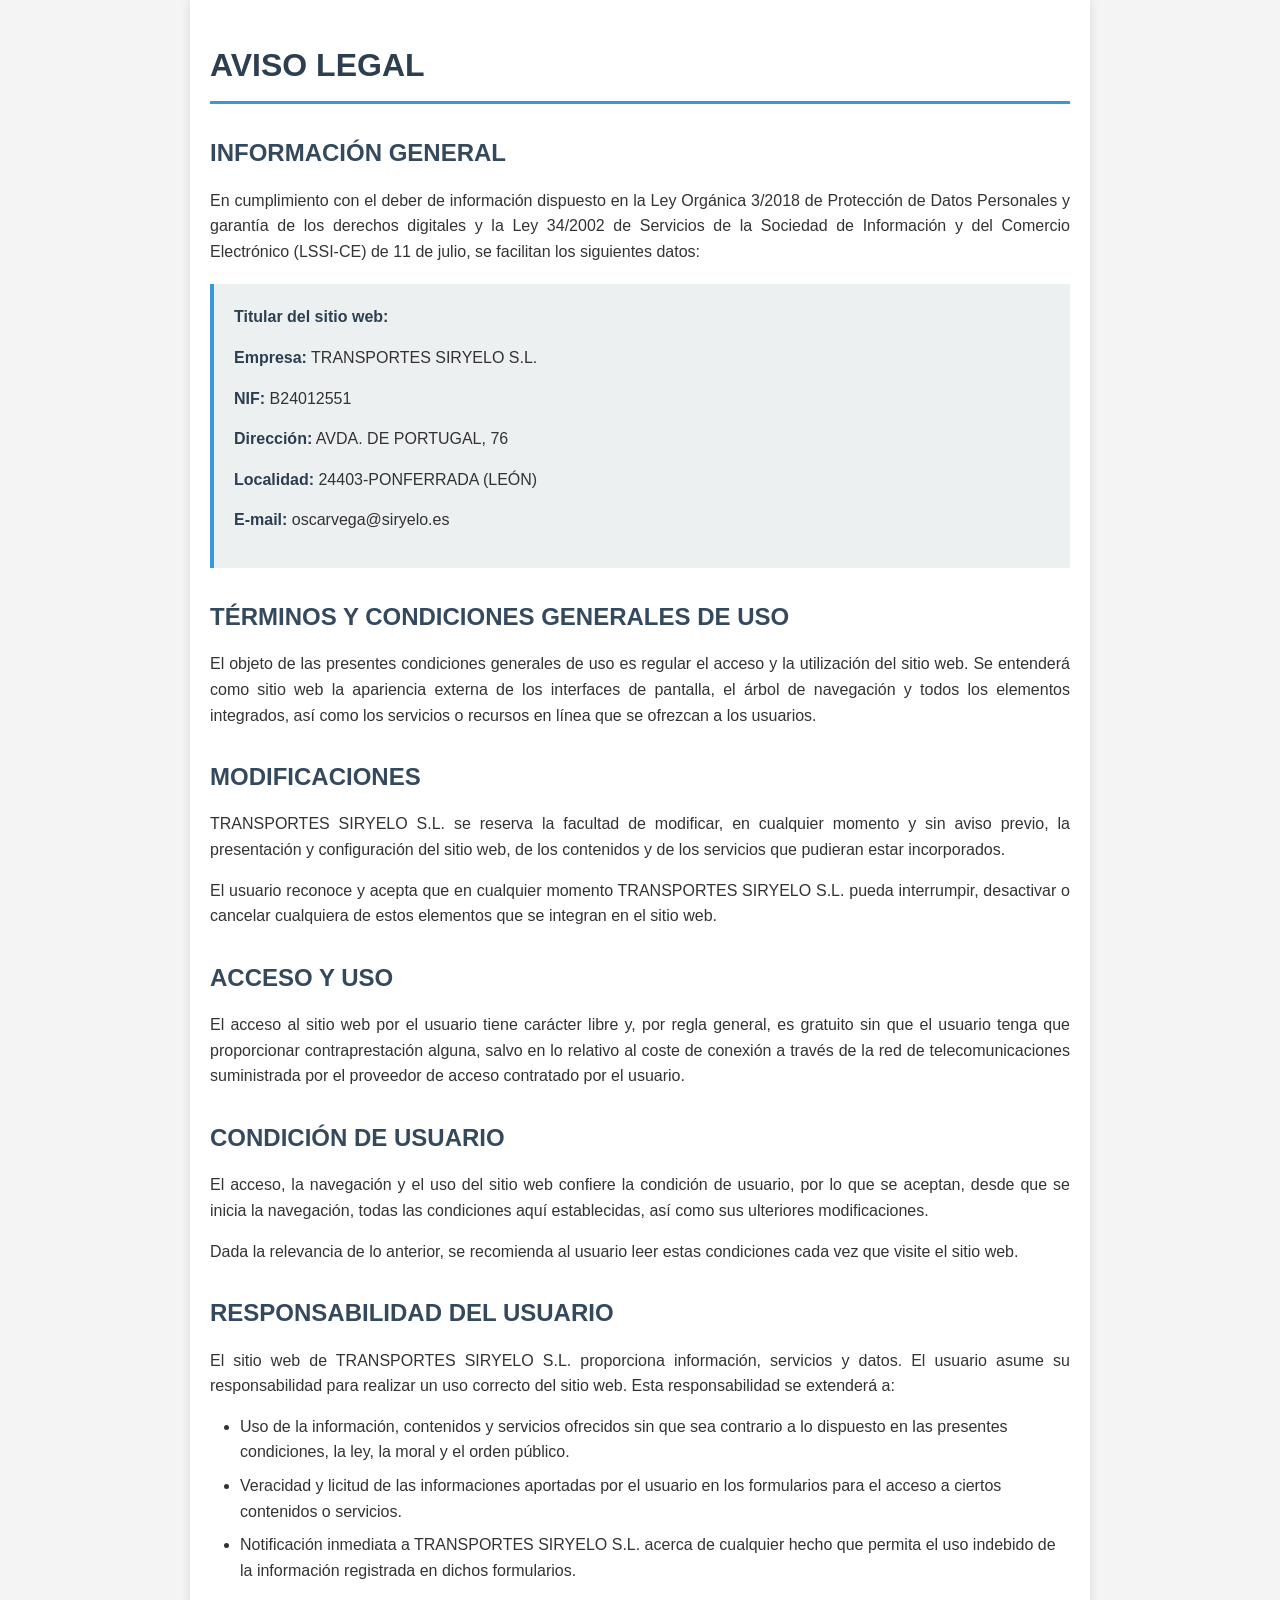
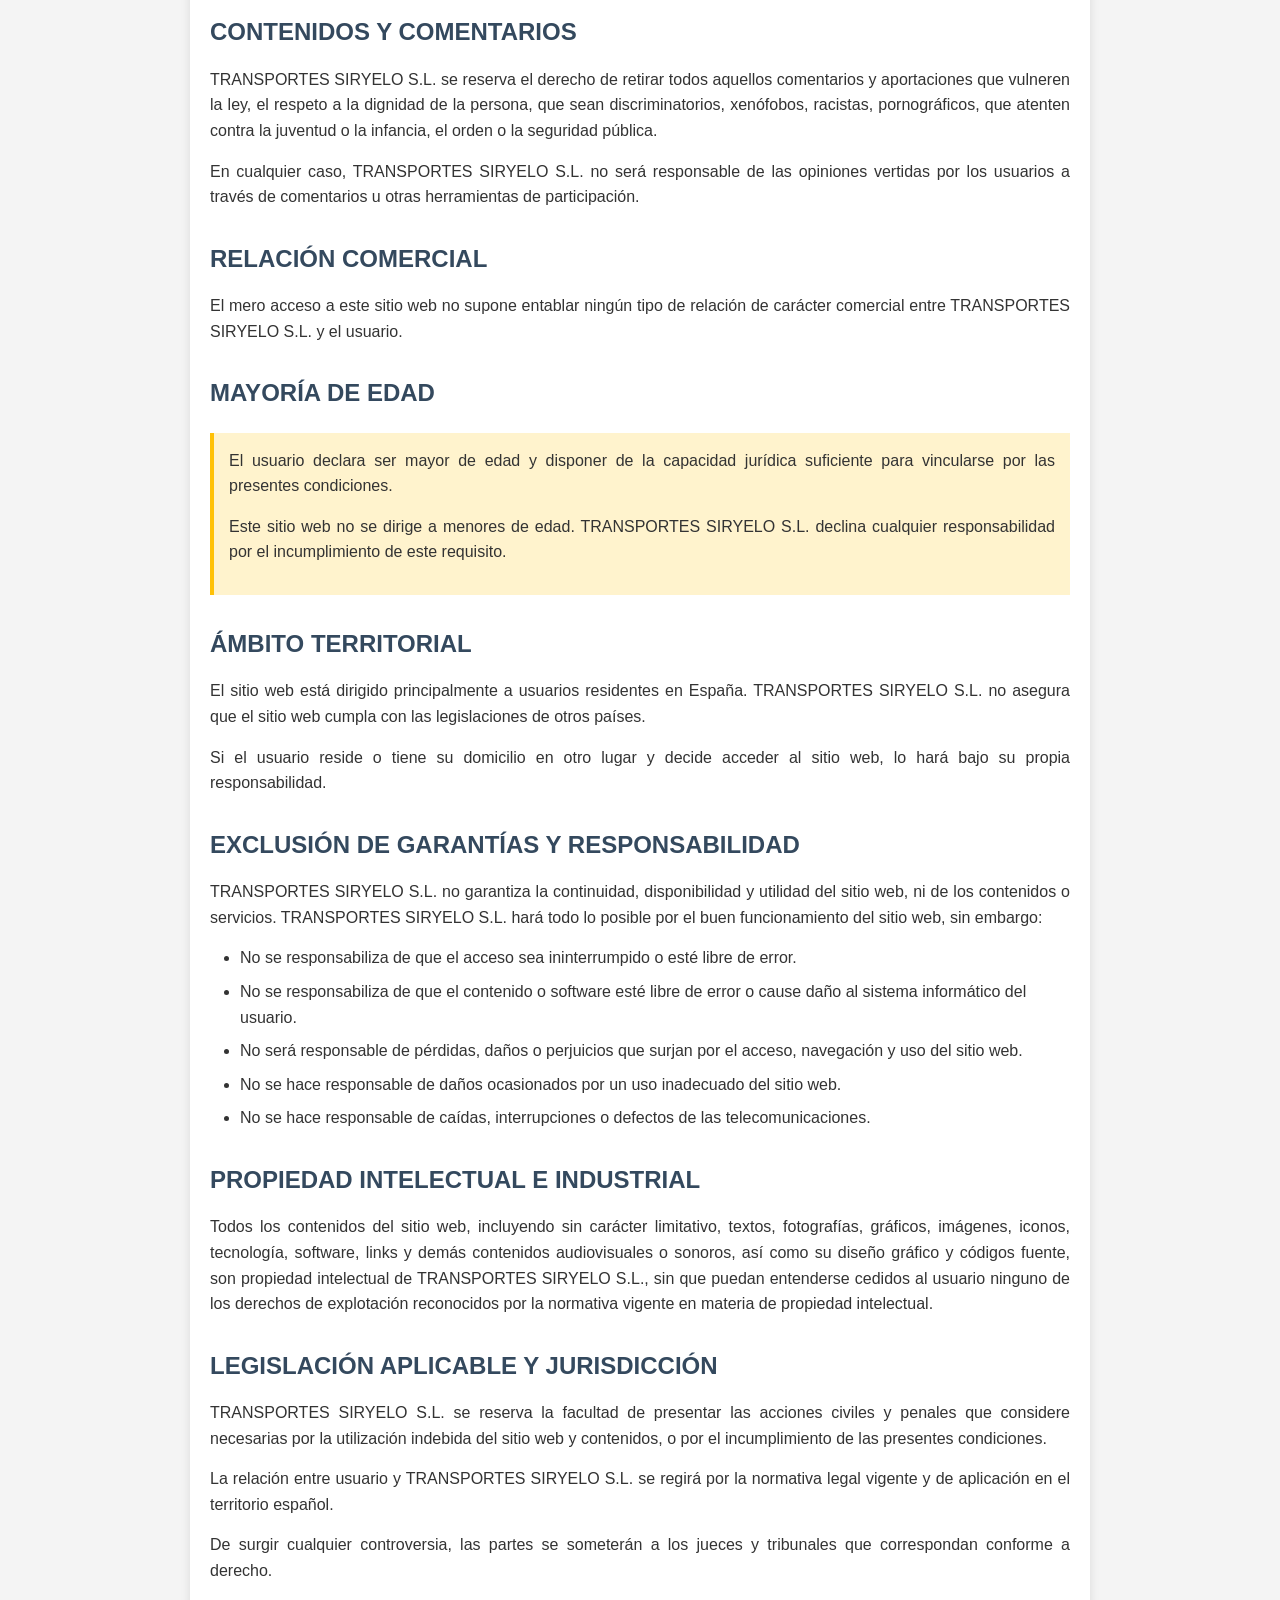
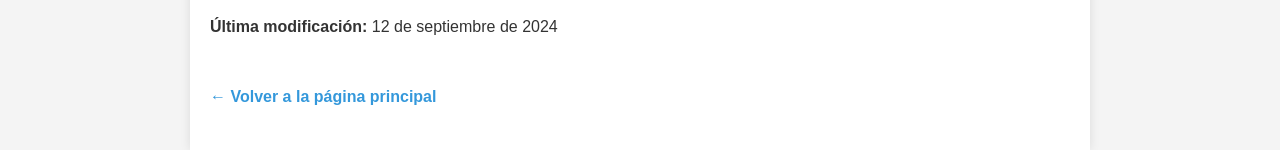
<file: legal/aviso-legal.html>
<!DOCTYPE html>
<html lang="es">
<head>
    <meta charset="UTF-8">
    <meta name="viewport" content="width=device-width, initial-scale=1.0">
    <title>Aviso Legal - Transportes SIRYELO</title>
    <style>
        * {
            margin: 0;
            padding: 0;
            box-sizing: border-box;
        }
        body {
            font-family: Arial, sans-serif;
            line-height: 1.6;
            color: #333;
            background-color: #f4f4f4;
        }
        .container {
            max-width: 900px;
            margin: 0 auto;
            padding: 40px 20px;
            background-color: white;
            box-shadow: 0 0 10px rgba(0,0,0,0.1);
        }
        h1 {
            color: #2c3e50;
            margin-bottom: 30px;
            border-bottom: 3px solid #3498db;
            padding-bottom: 10px;
        }
        h2 {
            color: #34495e;
            margin-top: 30px;
            margin-bottom: 15px;
        }
        h3 {
            color: #7f8c8d;
            margin-top: 20px;
            margin-bottom: 10px;
        }
        p {
            margin-bottom: 15px;
            text-align: justify;
        }
        ul {
            margin-left: 30px;
            margin-bottom: 15px;
        }
        li {
            margin-bottom: 8px;
        }
        .info-box {
            background-color: #ecf0f1;
            padding: 20px;
            margin: 20px 0;
            border-left: 4px solid #3498db;
        }
        .info-box strong {
            color: #2c3e50;
        }
        .back-link {
            display: inline-block;
            margin-top: 30px;
            color: #3498db;
            text-decoration: none;
            font-weight: bold;
        }
        .back-link:hover {
            text-decoration: underline;
        }
        .warning-box {
            background-color: #fff3cd;
            border-left: 4px solid #ffc107;
            padding: 15px;
            margin: 20px 0;
        }
    </style>
</head>
<body>
    <div class="container">
        <h1>AVISO LEGAL</h1>

        <h2>INFORMACIÓN GENERAL</h2>
        <p>En cumplimiento con el deber de información dispuesto en la Ley Orgánica 3/2018 de Protección de Datos Personales y garantía de los derechos digitales y la Ley 34/2002 de Servicios de la Sociedad de Información y del Comercio Electrónico (LSSI-CE) de 11 de julio, se facilitan los siguientes datos:</p>

        <div class="info-box">
            <p><strong>Titular del sitio web:</strong></p>
            <p><strong>Empresa:</strong> TRANSPORTES SIRYELO S.L.</p>
            <p><strong>NIF:</strong> B24012551</p>
            <p><strong>Dirección:</strong> AVDA. DE PORTUGAL, 76</p>
            <p><strong>Localidad:</strong> 24403-PONFERRADA (LEÓN)</p>
            <p><strong>E-mail:</strong> oscarvega@siryelo.es</p>
        </div>

        <h2>TÉRMINOS Y CONDICIONES GENERALES DE USO</h2>
        <p>El objeto de las presentes condiciones generales de uso es regular el acceso y la utilización del sitio web. Se entenderá como sitio web la apariencia externa de los interfaces de pantalla, el árbol de navegación y todos los elementos integrados, así como los servicios o recursos en línea que se ofrezcan a los usuarios.</p>

        <h2>MODIFICACIONES</h2>
        <p>TRANSPORTES SIRYELO S.L. se reserva la facultad de modificar, en cualquier momento y sin aviso previo, la presentación y configuración del sitio web, de los contenidos y de los servicios que pudieran estar incorporados.</p>
        <p>El usuario reconoce y acepta que en cualquier momento TRANSPORTES SIRYELO S.L. pueda interrumpir, desactivar o cancelar cualquiera de estos elementos que se integran en el sitio web.</p>

        <h2>ACCESO Y USO</h2>
        <p>El acceso al sitio web por el usuario tiene carácter libre y, por regla general, es gratuito sin que el usuario tenga que proporcionar contraprestación alguna, salvo en lo relativo al coste de conexión a través de la red de telecomunicaciones suministrada por el proveedor de acceso contratado por el usuario.</p>

        <h2>CONDICIÓN DE USUARIO</h2>
        <p>El acceso, la navegación y el uso del sitio web confiere la condición de usuario, por lo que se aceptan, desde que se inicia la navegación, todas las condiciones aquí establecidas, así como sus ulteriores modificaciones.</p>
        <p>Dada la relevancia de lo anterior, se recomienda al usuario leer estas condiciones cada vez que visite el sitio web.</p>

        <h2>RESPONSABILIDAD DEL USUARIO</h2>
        <p>El sitio web de TRANSPORTES SIRYELO S.L. proporciona información, servicios y datos. El usuario asume su responsabilidad para realizar un uso correcto del sitio web. Esta responsabilidad se extenderá a:</p>
        <ul>
            <li>Uso de la información, contenidos y servicios ofrecidos sin que sea contrario a lo dispuesto en las presentes condiciones, la ley, la moral y el orden público.</li>
            <li>Veracidad y licitud de las informaciones aportadas por el usuario en los formularios para el acceso a ciertos contenidos o servicios.</li>
            <li>Notificación inmediata a TRANSPORTES SIRYELO S.L. acerca de cualquier hecho que permita el uso indebido de la información registrada en dichos formularios.</li>
        </ul>

        <h2>CONTENIDOS Y COMENTARIOS</h2>
        <p>TRANSPORTES SIRYELO S.L. se reserva el derecho de retirar todos aquellos comentarios y aportaciones que vulneren la ley, el respeto a la dignidad de la persona, que sean discriminatorios, xenófobos, racistas, pornográficos, que atenten contra la juventud o la infancia, el orden o la seguridad pública.</p>
        <p>En cualquier caso, TRANSPORTES SIRYELO S.L. no será responsable de las opiniones vertidas por los usuarios a través de comentarios u otras herramientas de participación.</p>

        <h2>RELACIÓN COMERCIAL</h2>
        <p>El mero acceso a este sitio web no supone entablar ningún tipo de relación de carácter comercial entre TRANSPORTES SIRYELO S.L. y el usuario.</p>

        <h2>MAYORÍA DE EDAD</h2>
        <div class="warning-box">
            <p>El usuario declara ser mayor de edad y disponer de la capacidad jurídica suficiente para vincularse por las presentes condiciones.</p>
            <p>Este sitio web no se dirige a menores de edad. TRANSPORTES SIRYELO S.L. declina cualquier responsabilidad por el incumplimiento de este requisito.</p>
        </div>

        <h2>ÁMBITO TERRITORIAL</h2>
        <p>El sitio web está dirigido principalmente a usuarios residentes en España. TRANSPORTES SIRYELO S.L. no asegura que el sitio web cumpla con las legislaciones de otros países.</p>
        <p>Si el usuario reside o tiene su domicilio en otro lugar y decide acceder al sitio web, lo hará bajo su propia responsabilidad.</p>

        <h2>EXCLUSIÓN DE GARANTÍAS Y RESPONSABILIDAD</h2>
        <p>TRANSPORTES SIRYELO S.L. no garantiza la continuidad, disponibilidad y utilidad del sitio web, ni de los contenidos o servicios. TRANSPORTES SIRYELO S.L. hará todo lo posible por el buen funcionamiento del sitio web, sin embargo:</p>
        <ul>
            <li>No se responsabiliza de que el acceso sea ininterrumpido o esté libre de error.</li>
            <li>No se responsabiliza de que el contenido o software esté libre de error o cause daño al sistema informático del usuario.</li>
            <li>No será responsable de pérdidas, daños o perjuicios que surjan por el acceso, navegación y uso del sitio web.</li>
            <li>No se hace responsable de daños ocasionados por un uso inadecuado del sitio web.</li>
            <li>No se hace responsable de caídas, interrupciones o defectos de las telecomunicaciones.</li>
        </ul>

        <h2>PROPIEDAD INTELECTUAL E INDUSTRIAL</h2>
        <p>Todos los contenidos del sitio web, incluyendo sin carácter limitativo, textos, fotografías, gráficos, imágenes, iconos, tecnología, software, links y demás contenidos audiovisuales o sonoros, así como su diseño gráfico y códigos fuente, son propiedad intelectual de TRANSPORTES SIRYELO S.L., sin que puedan entenderse cedidos al usuario ninguno de los derechos de explotación reconocidos por la normativa vigente en materia de propiedad intelectual.</p>

        <h2>LEGISLACIÓN APLICABLE Y JURISDICCIÓN</h2>
        <p>TRANSPORTES SIRYELO S.L. se reserva la facultad de presentar las acciones civiles y penales que considere necesarias por la utilización indebida del sitio web y contenidos, o por el incumplimiento de las presentes condiciones.</p>
        <p>La relación entre usuario y TRANSPORTES SIRYELO S.L. se regirá por la normativa legal vigente y de aplicación en el territorio español.</p>
        <p>De surgir cualquier controversia, las partes se someterán a los jueces y tribunales que correspondan conforme a derecho.</p>

        <p style="margin-top: 30px;"><strong>Última modificación:</strong> 12 de septiembre de 2024</p>

        <a href="../index.html" class="back-link">← Volver a la página principal</a>
    </div>
</body>
</html>
</file>
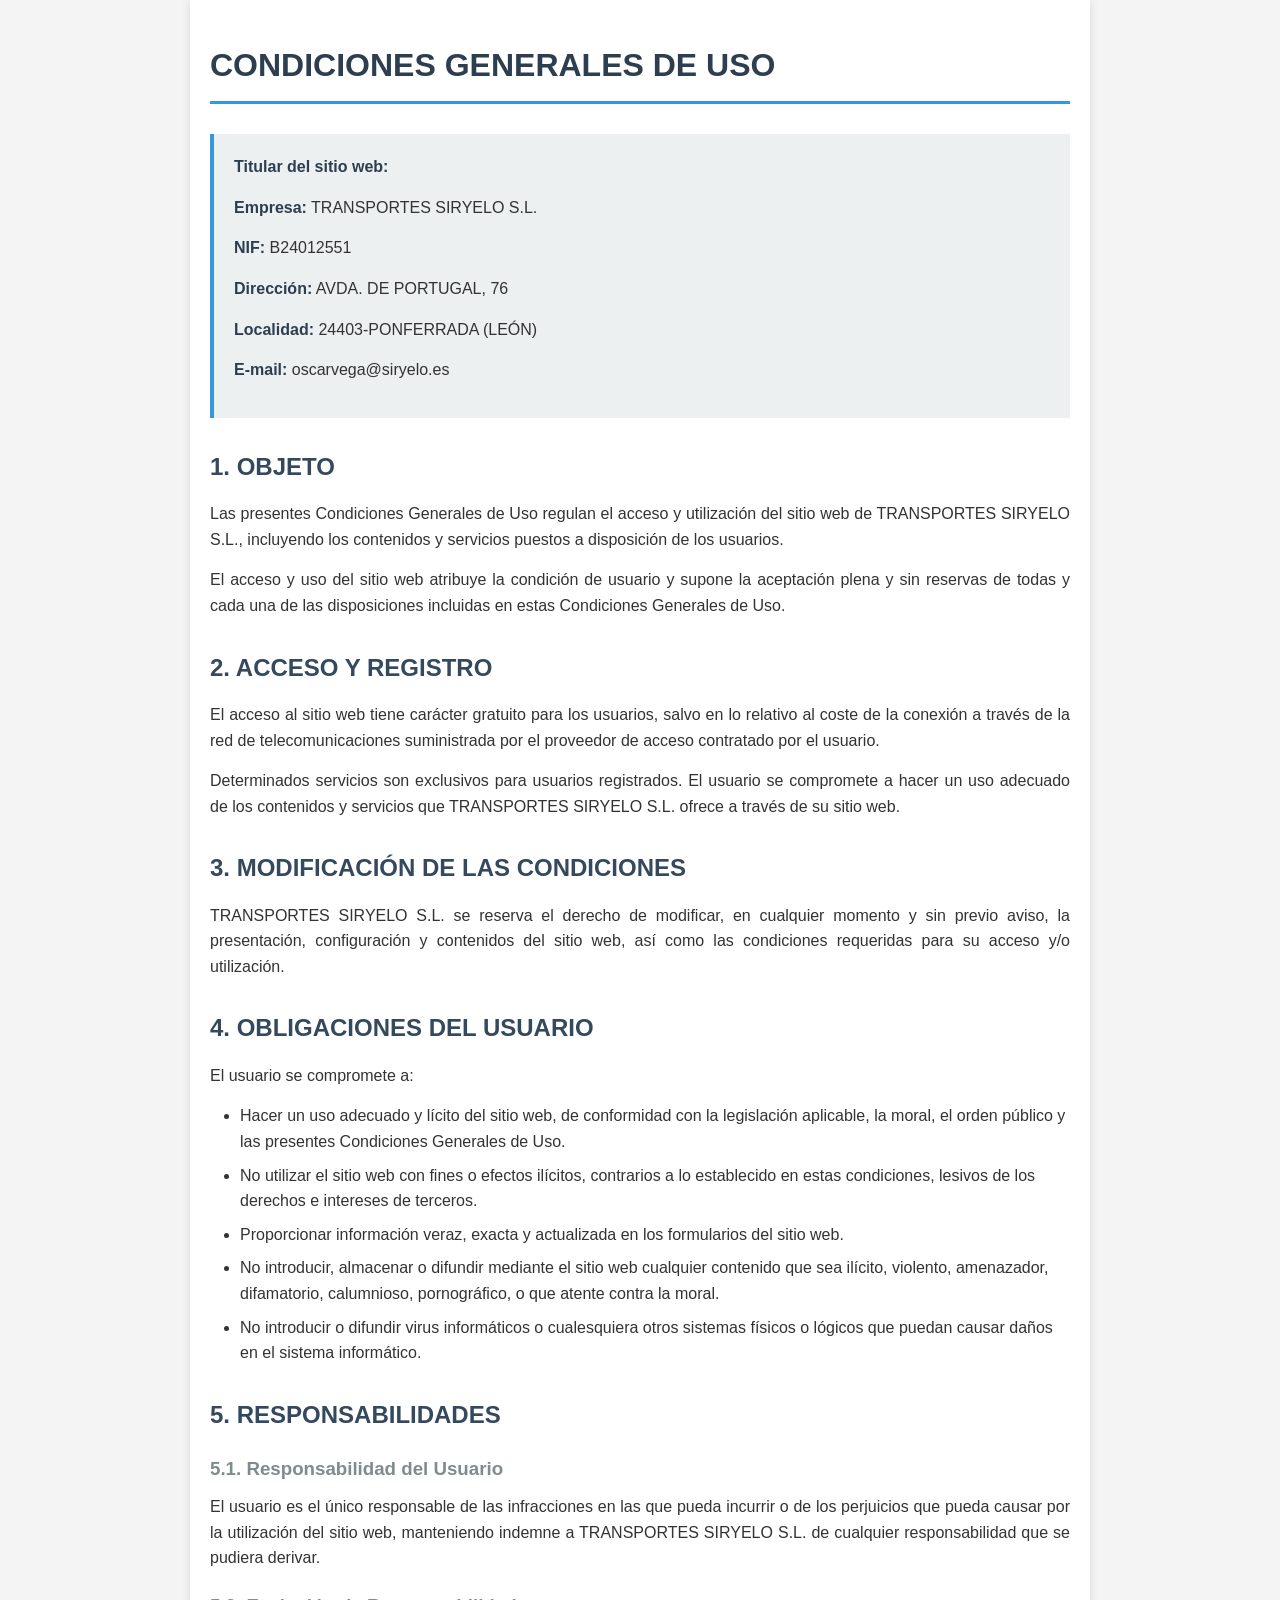
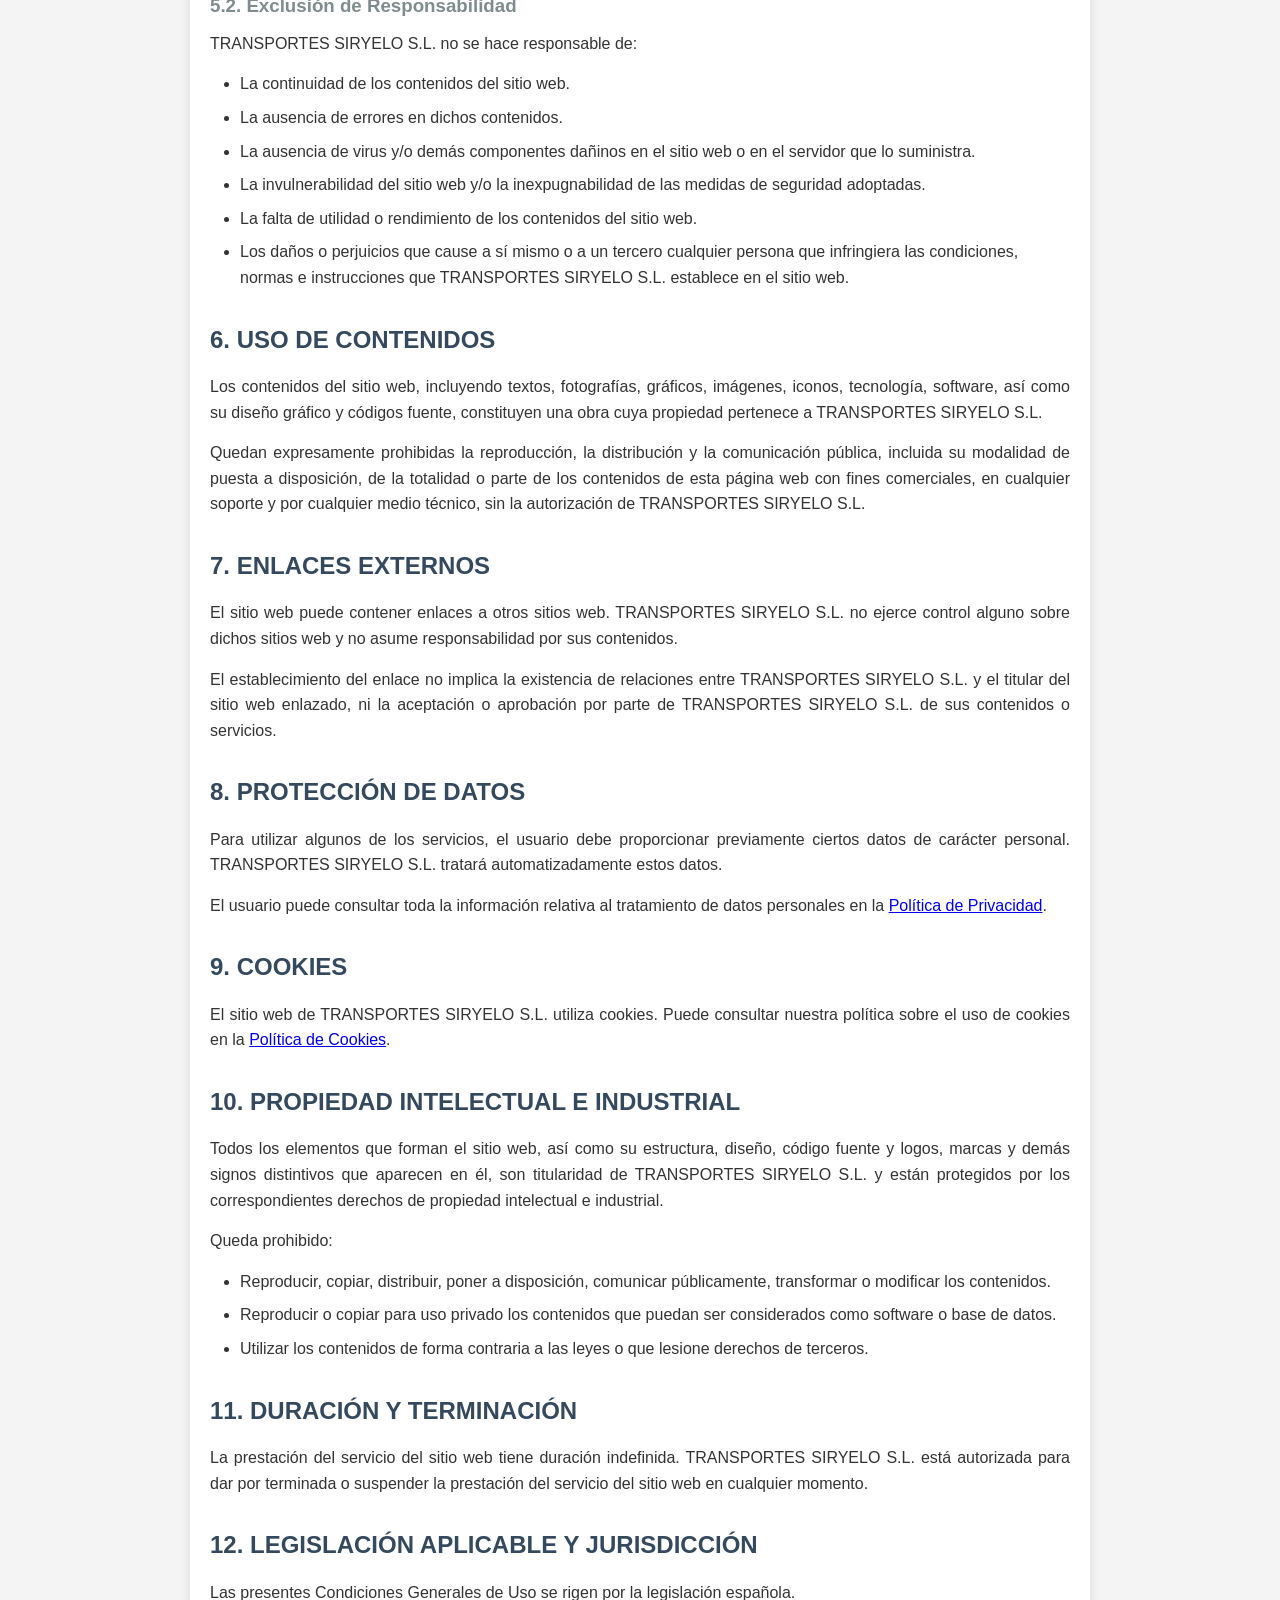
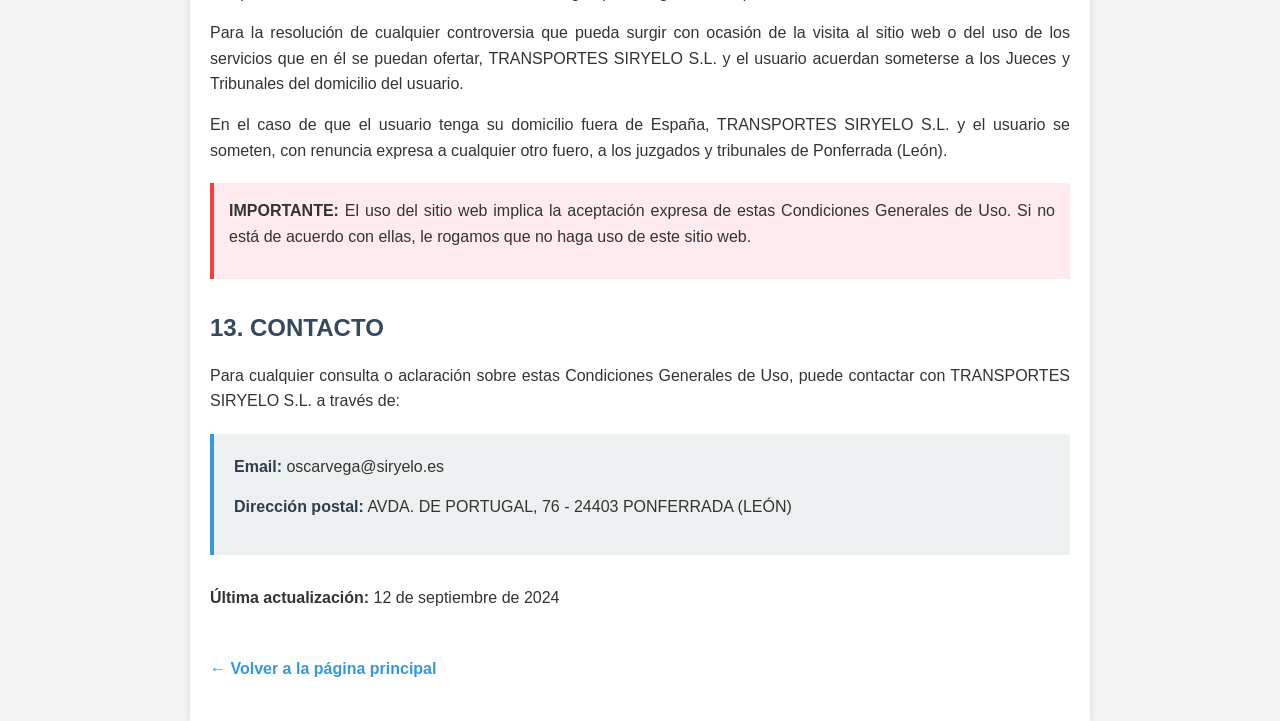
<file: legal/condiciones-uso.html>
<!DOCTYPE html>
<html lang="es">
<head>
    <meta charset="UTF-8">
    <meta name="viewport" content="width=device-width, initial-scale=1.0">
    <title>Condiciones de Uso - Transportes SIRYELO</title>
    <style>
        
        * {
            margin: 0;
            padding: 0;
            box-sizing: border-box;
        }
        body {
            font-family: Arial, sans-serif;
            line-height: 1.6;
            color: #333;
            background-color: #f4f4f4;
        }
        .container {
            max-width: 900px;
            margin: 0 auto;
            padding: 40px 20px;
            background-color: white;
            box-shadow: 0 0 10px rgba(0,0,0,0.1);
        }
        h1 {
            color: #2c3e50;
            margin-bottom: 30px;
            border-bottom: 3px solid #3498db;
            padding-bottom: 10px;
        }
        h2 {
            color: #34495e;
            margin-top: 30px;
            margin-bottom: 15px;
        }
        h3 {
            color: #7f8c8d;
            margin-top: 20px;
            margin-bottom: 10px;
        }
        p {
            margin-bottom: 15px;
            text-align: justify;
        }
        ul {
            margin-left: 30px;
            margin-bottom: 15px;
        }
        li {
            margin-bottom: 8px;
        }
        .info-box {
            background-color: #ecf0f1;
            padding: 20px;
            margin: 20px 0;
            border-left: 4px solid #3498db;
        }
        .info-box strong {
            color: #2c3e50;
        }
        .back-link {
            display: inline-block;
            margin-top: 30px;
            color: #3498db;
            text-decoration: none;
            font-weight: bold;
        }
        .back-link:hover {
            text-decoration: underline;
        }
        .important-box {
            background-color: #ffebee;
            border-left: 4px solid #f44336;
            padding: 15px;
            margin: 20px 0;
        }
    </style>
</head>
<body>
    <div class="container">
        <h1>CONDICIONES GENERALES DE USO</h1>

        <div class="info-box">
            <p><strong>Titular del sitio web:</strong></p>
            <p><strong>Empresa:</strong> TRANSPORTES SIRYELO S.L.</p>
            <p><strong>NIF:</strong> B24012551</p>
            <p><strong>Dirección:</strong> AVDA. DE PORTUGAL, 76</p>
            <p><strong>Localidad:</strong> 24403-PONFERRADA (LEÓN)</p>
            <p><strong>E-mail:</strong> oscarvega@siryelo.es</p>
        </div>

        <h2>1. OBJETO</h2>
        <p>Las presentes Condiciones Generales de Uso regulan el acceso y utilización del sitio web de TRANSPORTES SIRYELO S.L., incluyendo los contenidos y servicios puestos a disposición de los usuarios.</p>
        <p>El acceso y uso del sitio web atribuye la condición de usuario y supone la aceptación plena y sin reservas de todas y cada una de las disposiciones incluidas en estas Condiciones Generales de Uso.</p>

        <h2>2. ACCESO Y REGISTRO</h2>
        <p>El acceso al sitio web tiene carácter gratuito para los usuarios, salvo en lo relativo al coste de la conexión a través de la red de telecomunicaciones suministrada por el proveedor de acceso contratado por el usuario.</p>
        <p>Determinados servicios son exclusivos para usuarios registrados. El usuario se compromete a hacer un uso adecuado de los contenidos y servicios que TRANSPORTES SIRYELO S.L. ofrece a través de su sitio web.</p>

        <h2>3. MODIFICACIÓN DE LAS CONDICIONES</h2>
        <p>TRANSPORTES SIRYELO S.L. se reserva el derecho de modificar, en cualquier momento y sin previo aviso, la presentación, configuración y contenidos del sitio web, así como las condiciones requeridas para su acceso y/o utilización.</p>

        <h2>4. OBLIGACIONES DEL USUARIO</h2>
        <p>El usuario se compromete a:</p>
        <ul>
            <li>Hacer un uso adecuado y lícito del sitio web, de conformidad con la legislación aplicable, la moral, el orden público y las presentes Condiciones Generales de Uso.</li>
            <li>No utilizar el sitio web con fines o efectos ilícitos, contrarios a lo establecido en estas condiciones, lesivos de los derechos e intereses de terceros.</li>
            <li>Proporcionar información veraz, exacta y actualizada en los formularios del sitio web.</li>
            <li>No introducir, almacenar o difundir mediante el sitio web cualquier contenido que sea ilícito, violento, amenazador, difamatorio, calumnioso, pornográfico, o que atente contra la moral.</li>
            <li>No introducir o difundir virus informáticos o cualesquiera otros sistemas físicos o lógicos que puedan causar daños en el sistema informático.</li>
        </ul>
        <h2>5. RESPONSABILIDADES</h2>
        
        <h3>5.1. Responsabilidad del Usuario</h3>
        <p>El usuario es el único responsable de las infracciones en las que pueda incurrir o de los perjuicios que pueda causar por la utilización del sitio web, manteniendo indemne a TRANSPORTES SIRYELO S.L. de cualquier responsabilidad que se pudiera derivar.</p>

        <h3>5.2. Exclusión de Responsabilidad</h3>
        <p>TRANSPORTES SIRYELO S.L. no se hace responsable de:</p>
        <ul>
            <li>La continuidad de los contenidos del sitio web.</li>
            <li>La ausencia de errores en dichos contenidos.</li>
            <li>La ausencia de virus y/o demás componentes dañinos en el sitio web o en el servidor que lo suministra.</li>
            <li>La invulnerabilidad del sitio web y/o la inexpugnabilidad de las medidas de seguridad adoptadas.</li>
            <li>La falta de utilidad o rendimiento de los contenidos del sitio web.</li>
            <li>Los daños o perjuicios que cause a sí mismo o a un tercero cualquier persona que infringiera las condiciones, normas e instrucciones que TRANSPORTES SIRYELO S.L. establece en el sitio web.</li>
        </ul>

        <h2>6. USO DE CONTENIDOS</h2>
        <p>Los contenidos del sitio web, incluyendo textos, fotografías, gráficos, imágenes, iconos, tecnología, software, así como su diseño gráfico y códigos fuente, constituyen una obra cuya propiedad pertenece a TRANSPORTES SIRYELO S.L.</p>
        <p>Quedan expresamente prohibidas la reproducción, la distribución y la comunicación pública, incluida su modalidad de puesta a disposición, de la totalidad o parte de los contenidos de esta página web con fines comerciales, en cualquier soporte y por cualquier medio técnico, sin la autorización de TRANSPORTES SIRYELO S.L.</p>

        <h2>7. ENLACES EXTERNOS</h2>
        <p>El sitio web puede contener enlaces a otros sitios web. TRANSPORTES SIRYELO S.L. no ejerce control alguno sobre dichos sitios web y no asume responsabilidad por sus contenidos.</p>
        <p>El establecimiento del enlace no implica la existencia de relaciones entre TRANSPORTES SIRYELO S.L. y el titular del sitio web enlazado, ni la aceptación o aprobación por parte de TRANSPORTES SIRYELO S.L. de sus contenidos o servicios.</p>

        <h2>8. PROTECCIÓN DE DATOS</h2>
        <p>Para utilizar algunos de los servicios, el usuario debe proporcionar previamente ciertos datos de carácter personal. TRANSPORTES SIRYELO S.L. tratará automatizadamente estos datos.</p>
        <p>El usuario puede consultar toda la información relativa al tratamiento de datos personales en la <a href="politica-privacidad.html">Política de Privacidad</a>.</p>

        <h2>9. COOKIES</h2>
        <p>El sitio web de TRANSPORTES SIRYELO S.L. utiliza cookies. Puede consultar nuestra política sobre el uso de cookies en la <a href="politica-cookies.html">Política de Cookies</a>.</p>

        <h2>10. PROPIEDAD INTELECTUAL E INDUSTRIAL</h2>
        <p>Todos los elementos que forman el sitio web, así como su estructura, diseño, código fuente y logos, marcas y demás signos distintivos que aparecen en él, son titularidad de TRANSPORTES SIRYELO S.L. y están protegidos por los correspondientes derechos de propiedad intelectual e industrial.</p>
        <p>Queda prohibido:</p>
        <ul>
            <li>Reproducir, copiar, distribuir, poner a disposición, comunicar públicamente, transformar o modificar los contenidos.</li>
            <li>Reproducir o copiar para uso privado los contenidos que puedan ser considerados como software o base de datos.</li>
            <li>Utilizar los contenidos de forma contraria a las leyes o que lesione derechos de terceros.</li>
        </ul>

        <h2>11. DURACIÓN Y TERMINACIÓN</h2>
        <p>La prestación del servicio del sitio web tiene duración indefinida. TRANSPORTES SIRYELO S.L. está autorizada para dar por terminada o suspender la prestación del servicio del sitio web en cualquier momento.</p>

        <h2>12. LEGISLACIÓN APLICABLE Y JURISDICCIÓN</h2>
        <p>Las presentes Condiciones Generales de Uso se rigen por la legislación española.</p>
        <p>Para la resolución de cualquier controversia que pueda surgir con ocasión de la visita al sitio web o del uso de los servicios que en él se puedan ofertar, TRANSPORTES SIRYELO S.L. y el usuario acuerdan someterse a los Jueces y Tribunales del domicilio del usuario.</p>
        <p>En el caso de que el usuario tenga su domicilio fuera de España, TRANSPORTES SIRYELO S.L. y el usuario se someten, con renuncia expresa a cualquier otro fuero, a los juzgados y tribunales de Ponferrada (León).</p>

        <div class="important-box">
            <p><strong>IMPORTANTE:</strong> El uso del sitio web implica la aceptación expresa de estas Condiciones Generales de Uso. Si no está de acuerdo con ellas, le rogamos que no haga uso de este sitio web.</p>
        </div>

        <h2>13. CONTACTO</h2>
        <p>Para cualquier consulta o aclaración sobre estas Condiciones Generales de Uso, puede contactar con TRANSPORTES SIRYELO S.L. a través de:</p>
        <div class="info-box">
            <p><strong>Email:</strong> oscarvega@siryelo.es</p>
            <p><strong>Dirección postal:</strong> AVDA. DE PORTUGAL, 76 - 24403 PONFERRADA (LEÓN)</p>
        </div>

        <p style="margin-top: 30px;"><strong>Última actualización:</strong> 12 de septiembre de 2024</p>

        <a href="../index.html" class="back-link">← Volver a la página principal</a>
    </div>
</body> 
</html>
</file>
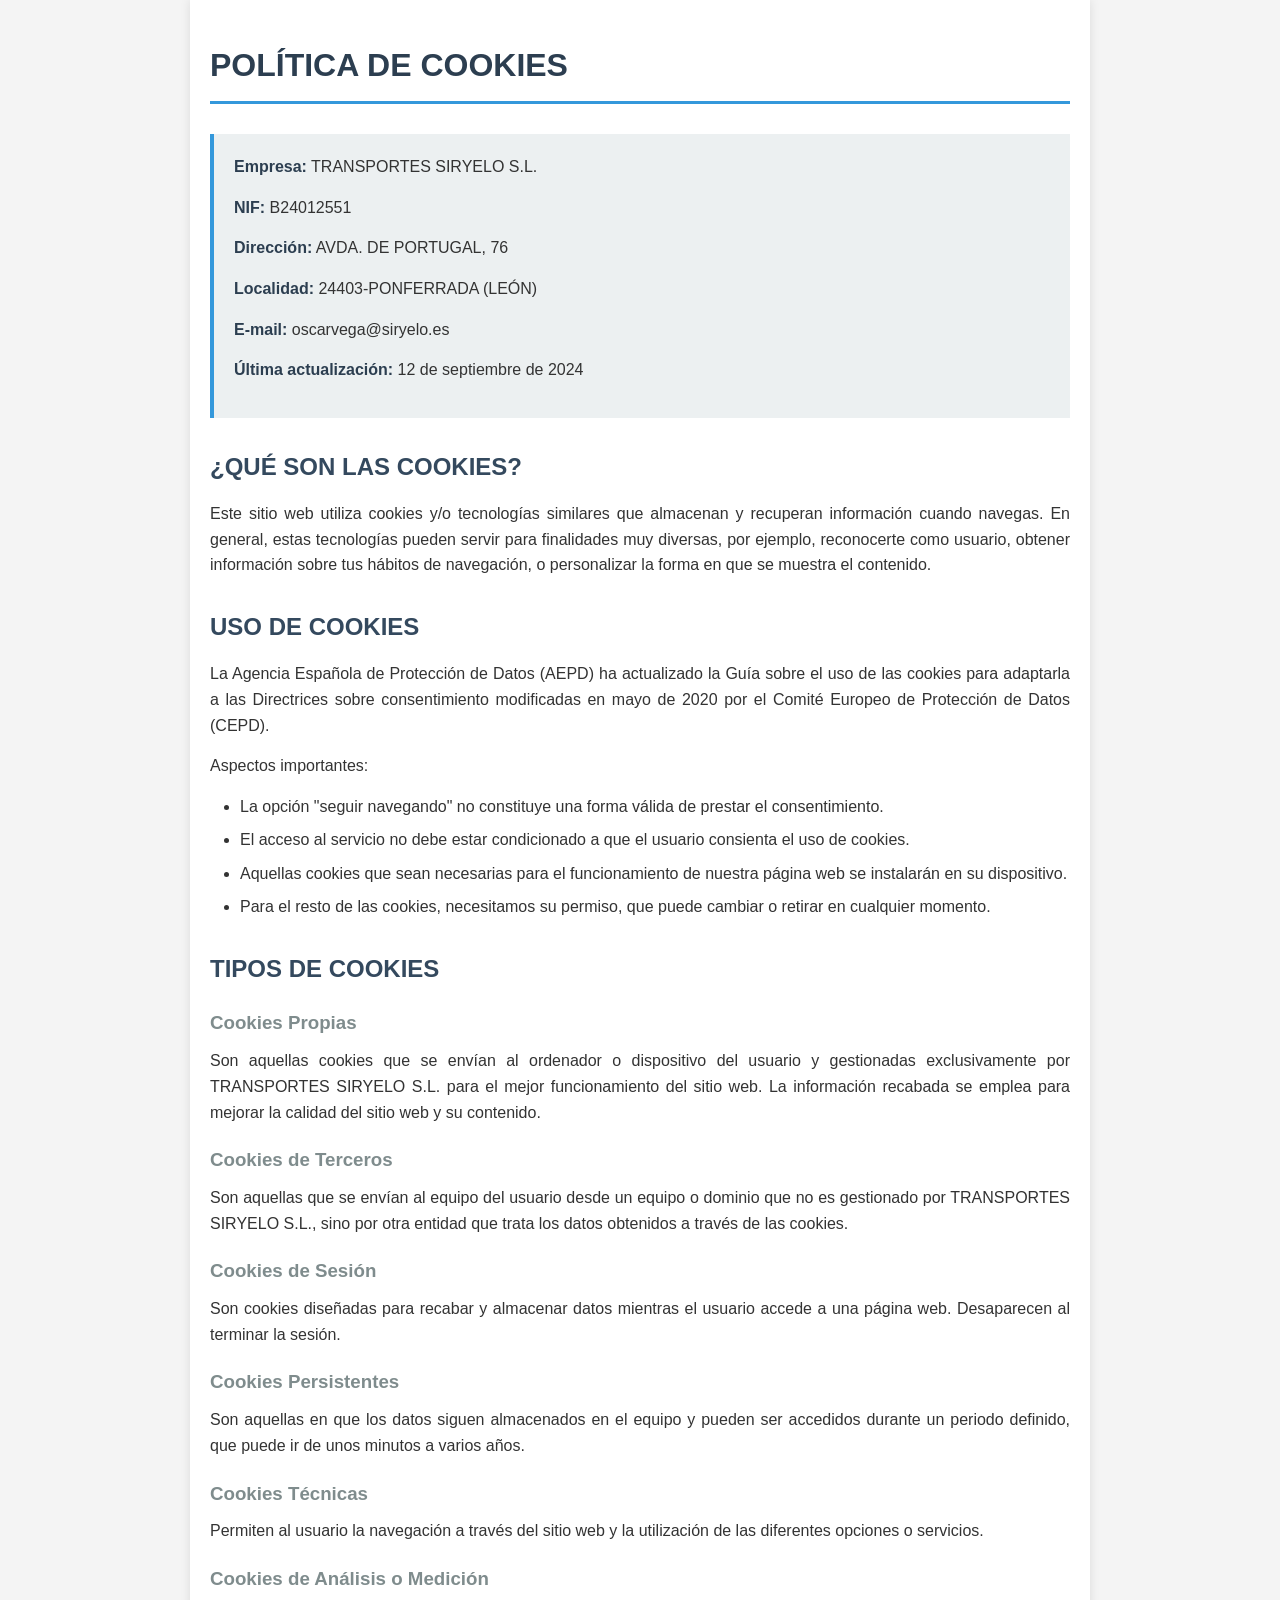
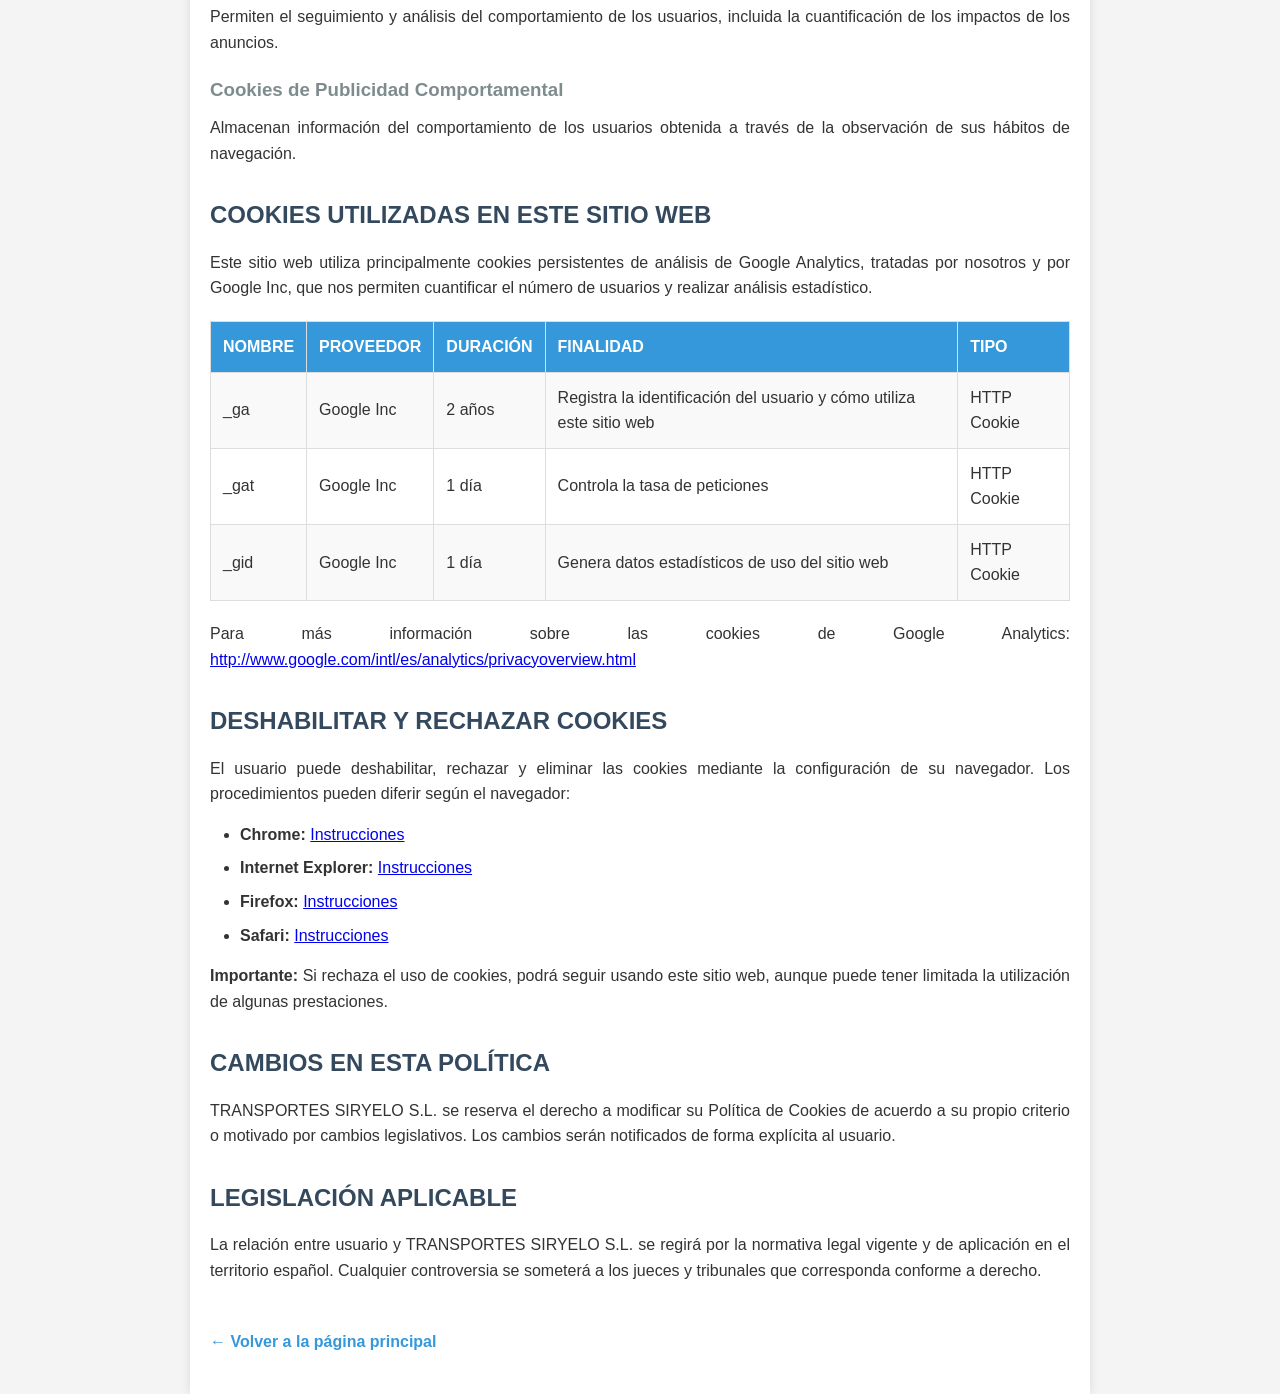
<file: legal/politica-cookies.html>
<!DOCTYPE html>
<html lang="es">
<head>
    <meta charset="UTF-8">
    <meta name="viewport" content="width=device-width, initial-scale=1.0">
    <title>Política de Cookies - Transportes SIRYELO</title>
    <style>
        * {
            margin: 0;
            padding: 0;
            box-sizing: border-box;
        }
        body {
            font-family: Arial, sans-serif;
            line-height: 1.6;
            color: #333;
            background-color: #f4f4f4;
        }
        .container {
            max-width: 900px;
            margin: 0 auto;
            padding: 40px 20px;
            background-color: white;
            box-shadow: 0 0 10px rgba(0,0,0,0.1);
        }
        h1 {
            color: #2c3e50;
            margin-bottom: 30px;
            border-bottom: 3px solid #3498db;
            padding-bottom: 10px;
        }
        h2 {
            color: #34495e;
            margin-top: 30px;
            margin-bottom: 15px;
        }
        h3 {
            color: #7f8c8d;
            margin-top: 20px;
            margin-bottom: 10px;
        }
        p {
            margin-bottom: 15px;
            text-align: justify;
        }
        ul {
            margin-left: 30px;
            margin-bottom: 15px;
        }
        li {
            margin-bottom: 8px;
        }
        .info-box {
            background-color: #ecf0f1;
            padding: 20px;
            margin: 20px 0;
            border-left: 4px solid #3498db;
        }
        .info-box strong {
            color: #2c3e50;
        }
        table {
            width: 100%;
            border-collapse: collapse;
            margin: 20px 0;
        }
        th, td {
            border: 1px solid #ddd;
            padding: 12px;
            text-align: left;
        }
        th {
            background-color: #3498db;
            color: white;
        }
        tr:nth-child(even) {
            background-color: #f9f9f9;
        }
        .back-link {
            display: inline-block;
            margin-top: 30px;
            color: #3498db;
            text-decoration: none;
            font-weight: bold;
        }
        .back-link:hover {
            text-decoration: underline;
        }
    </style>
</head>
<body>
    <div class="container">
        <h1>POLÍTICA DE COOKIES</h1>

        <div class="info-box">
            <p><strong>Empresa:</strong> TRANSPORTES SIRYELO S.L.</p>
            <p><strong>NIF:</strong> B24012551</p>
            <p><strong>Dirección:</strong> AVDA. DE PORTUGAL, 76</p>
            <p><strong>Localidad:</strong> 24403-PONFERRADA (LEÓN)</p>
            <p><strong>E-mail:</strong> oscarvega@siryelo.es</p>
            <p><strong>Última actualización:</strong> 12 de septiembre de 2024</p>
        </div>

        <h2>¿QUÉ SON LAS COOKIES?</h2>
        <p>Este sitio web utiliza cookies y/o tecnologías similares que almacenan y recuperan información cuando navegas. En general, estas tecnologías pueden servir para finalidades muy diversas, por ejemplo, reconocerte como usuario, obtener información sobre tus hábitos de navegación, o personalizar la forma en que se muestra el contenido.</p>

        <h2>USO DE COOKIES</h2>
        <p>La Agencia Española de Protección de Datos (AEPD) ha actualizado la Guía sobre el uso de las cookies para adaptarla a las Directrices sobre consentimiento modificadas en mayo de 2020 por el Comité Europeo de Protección de Datos (CEPD).</p>
        
        <p>Aspectos importantes:</p>
        <ul>
            <li>La opción "seguir navegando" no constituye una forma válida de prestar el consentimiento.</li>
            <li>El acceso al servicio no debe estar condicionado a que el usuario consienta el uso de cookies.</li>
            <li>Aquellas cookies que sean necesarias para el funcionamiento de nuestra página web se instalarán en su dispositivo.</li>
            <li>Para el resto de las cookies, necesitamos su permiso, que puede cambiar o retirar en cualquier momento.</li>
        </ul>

        <h2>TIPOS DE COOKIES</h2>

        <h3>Cookies Propias</h3>
        <p>Son aquellas cookies que se envían al ordenador o dispositivo del usuario y gestionadas exclusivamente por TRANSPORTES SIRYELO S.L. para el mejor funcionamiento del sitio web. La información recabada se emplea para mejorar la calidad del sitio web y su contenido.</p>

        <h3>Cookies de Terceros</h3>
        <p>Son aquellas que se envían al equipo del usuario desde un equipo o dominio que no es gestionado por TRANSPORTES SIRYELO S.L., sino por otra entidad que trata los datos obtenidos a través de las cookies.</p>

        <h3>Cookies de Sesión</h3>
        <p>Son cookies diseñadas para recabar y almacenar datos mientras el usuario accede a una página web. Desaparecen al terminar la sesión.</p>

        <h3>Cookies Persistentes</h3>
        <p>Son aquellas en que los datos siguen almacenados en el equipo y pueden ser accedidos durante un periodo definido, que puede ir de unos minutos a varios años.</p>

        <h3>Cookies Técnicas</h3>
        <p>Permiten al usuario la navegación a través del sitio web y la utilización de las diferentes opciones o servicios.</p>

        <h3>Cookies de Análisis o Medición</h3>
        <p>Permiten el seguimiento y análisis del comportamiento de los usuarios, incluida la cuantificación de los impactos de los anuncios.</p>

        <h3>Cookies de Publicidad Comportamental</h3>
        <p>Almacenan información del comportamiento de los usuarios obtenida a través de la observación de sus hábitos de navegación.</p>

        <h2>COOKIES UTILIZADAS EN ESTE SITIO WEB</h2>
        <p>Este sitio web utiliza principalmente cookies persistentes de análisis de Google Analytics, tratadas por nosotros y por Google Inc, que nos permiten cuantificar el número de usuarios y realizar análisis estadístico.</p>

        <table>
            <tr>
                <th>NOMBRE</th>
                <th>PROVEEDOR</th>
                <th>DURACIÓN</th>
                <th>FINALIDAD</th>
                <th>TIPO</th>
            </tr>
            <tr>
                <td>_ga</td>
                <td>Google Inc</td>
                <td>2 años</td>
                <td>Registra la identificación del usuario y cómo utiliza este sitio web</td>
                <td>HTTP Cookie</td>
            </tr>
            <tr>
                <td>_gat</td>
                <td>Google Inc</td>
                <td>1 día</td>
                <td>Controla la tasa de peticiones</td>
                <td>HTTP Cookie</td>
            </tr>
            <tr>
                <td>_gid</td>
                <td>Google Inc</td>
                <td>1 día</td>
                <td>Genera datos estadísticos de uso del sitio web</td>
                <td>HTTP Cookie</td>
            </tr>
        </table>

        <p>Para más información sobre las cookies de Google Analytics: <a href="http://www.google.com/intl/es/analytics/privacyoverview.html" target="_blank">http://www.google.com/intl/es/analytics/privacyoverview.html</a></p>

        <h2>DESHABILITAR Y RECHAZAR COOKIES</h2>
        <p>El usuario puede deshabilitar, rechazar y eliminar las cookies mediante la configuración de su navegador. Los procedimientos pueden diferir según el navegador:</p>
        <ul>
            <li><strong>Chrome:</strong> <a href="https://support.google.com/chrome/answer/95647?hl=es" target="_blank">Instrucciones</a></li>
            <li><strong>Internet Explorer:</strong> <a href="https://support.microsoft.com/es-es/help/17442" target="_blank">Instrucciones</a></li>
            <li><strong>Firefox:</strong> <a href="https://support.mozilla.org/es/kb/habilitar-y-deshabilitar-cookies-sitios-web-rastrear-preferencias" target="_blank">Instrucciones</a></li>
            <li><strong>Safari:</strong> <a href="https://support.apple.com/kb/PH19214?locale=es_ES" target="_blank">Instrucciones</a></li>
        </ul>

        <p><strong>Importante:</strong> Si rechaza el uso de cookies, podrá seguir usando este sitio web, aunque puede tener limitada la utilización de algunas prestaciones.</p>

        <h2>CAMBIOS EN ESTA POLÍTICA</h2>
        <p>TRANSPORTES SIRYELO S.L. se reserva el derecho a modificar su Política de Cookies de acuerdo a su propio criterio o motivado por cambios legislativos. Los cambios serán notificados de forma explícita al usuario.</p>

        <h2>LEGISLACIÓN APLICABLE</h2>
        <p>La relación entre usuario y TRANSPORTES SIRYELO S.L. se regirá por la normativa legal vigente y de aplicación en el territorio español. Cualquier controversia se someterá a los jueces y tribunales que corresponda conforme a derecho.</p>

        <a href="../index.html" class="back-link">← Volver a la página principal</a>
    </div>
</body>
</html>
</file>
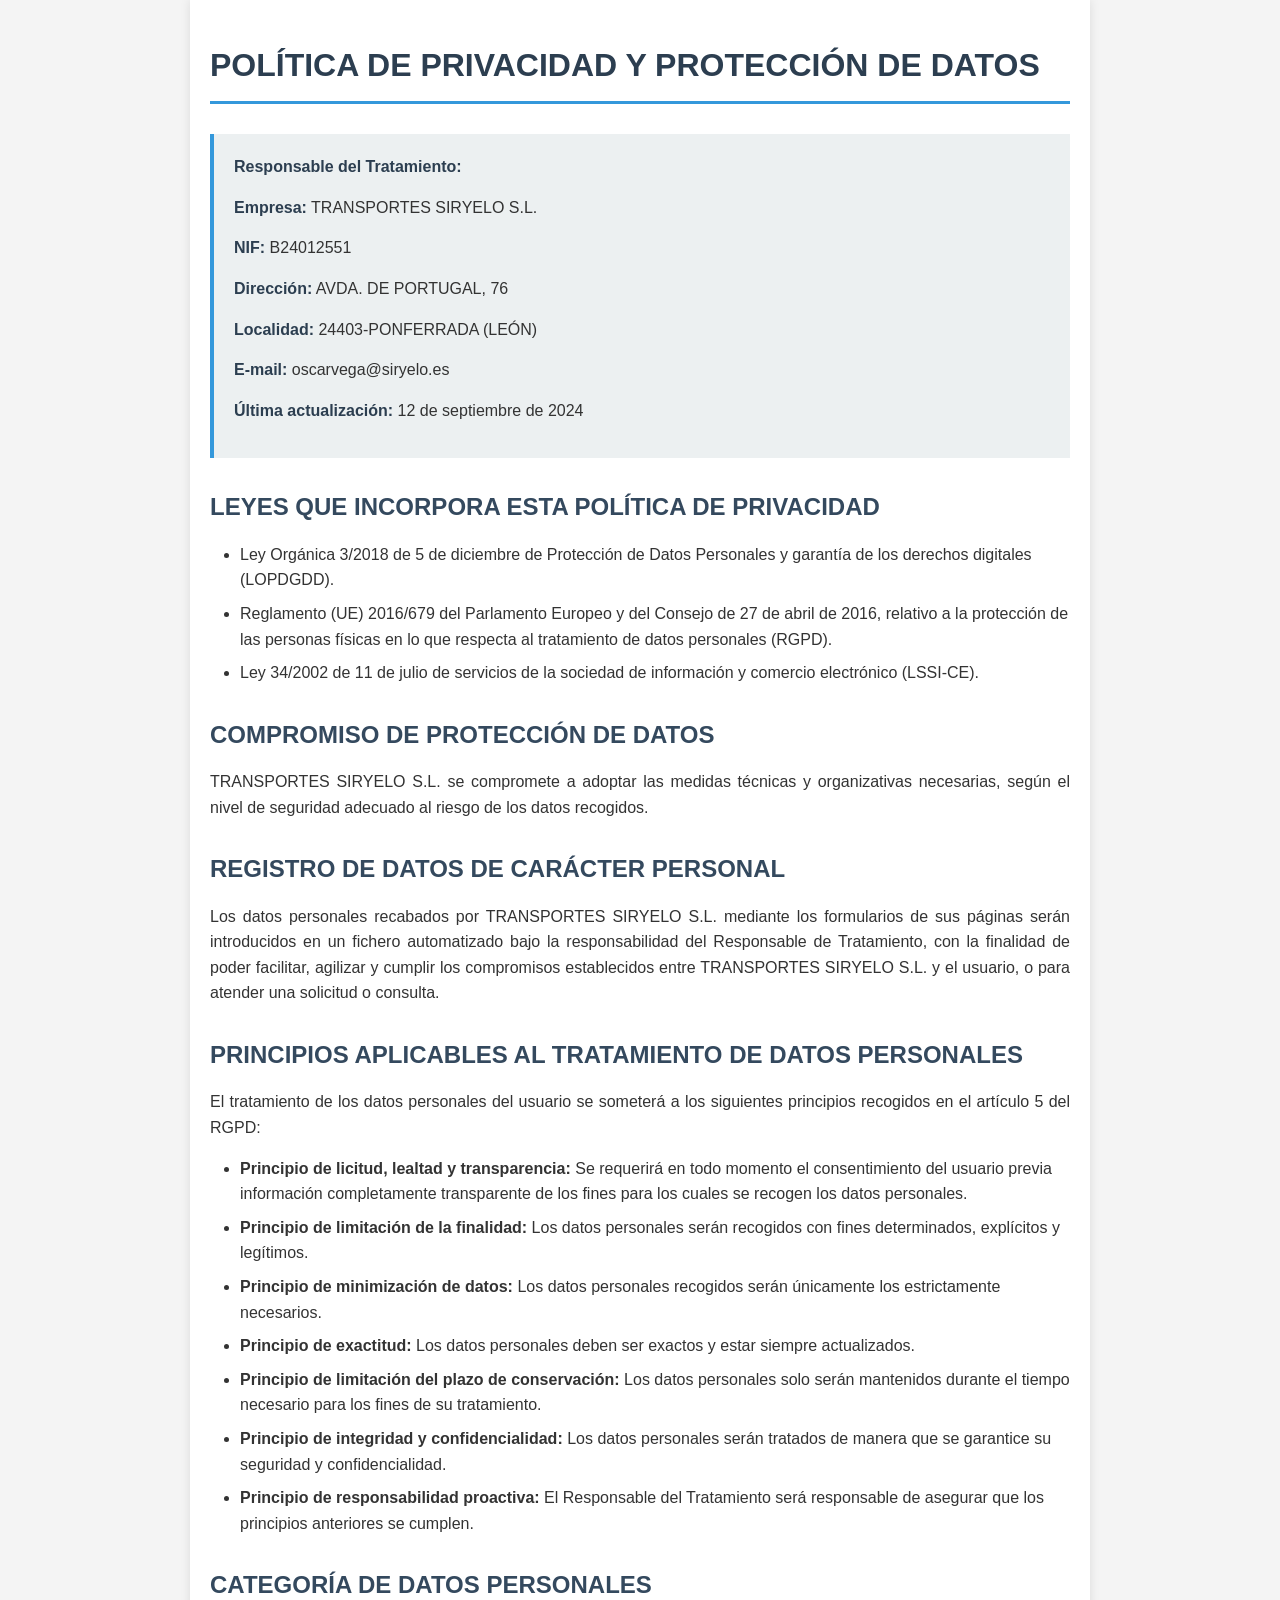
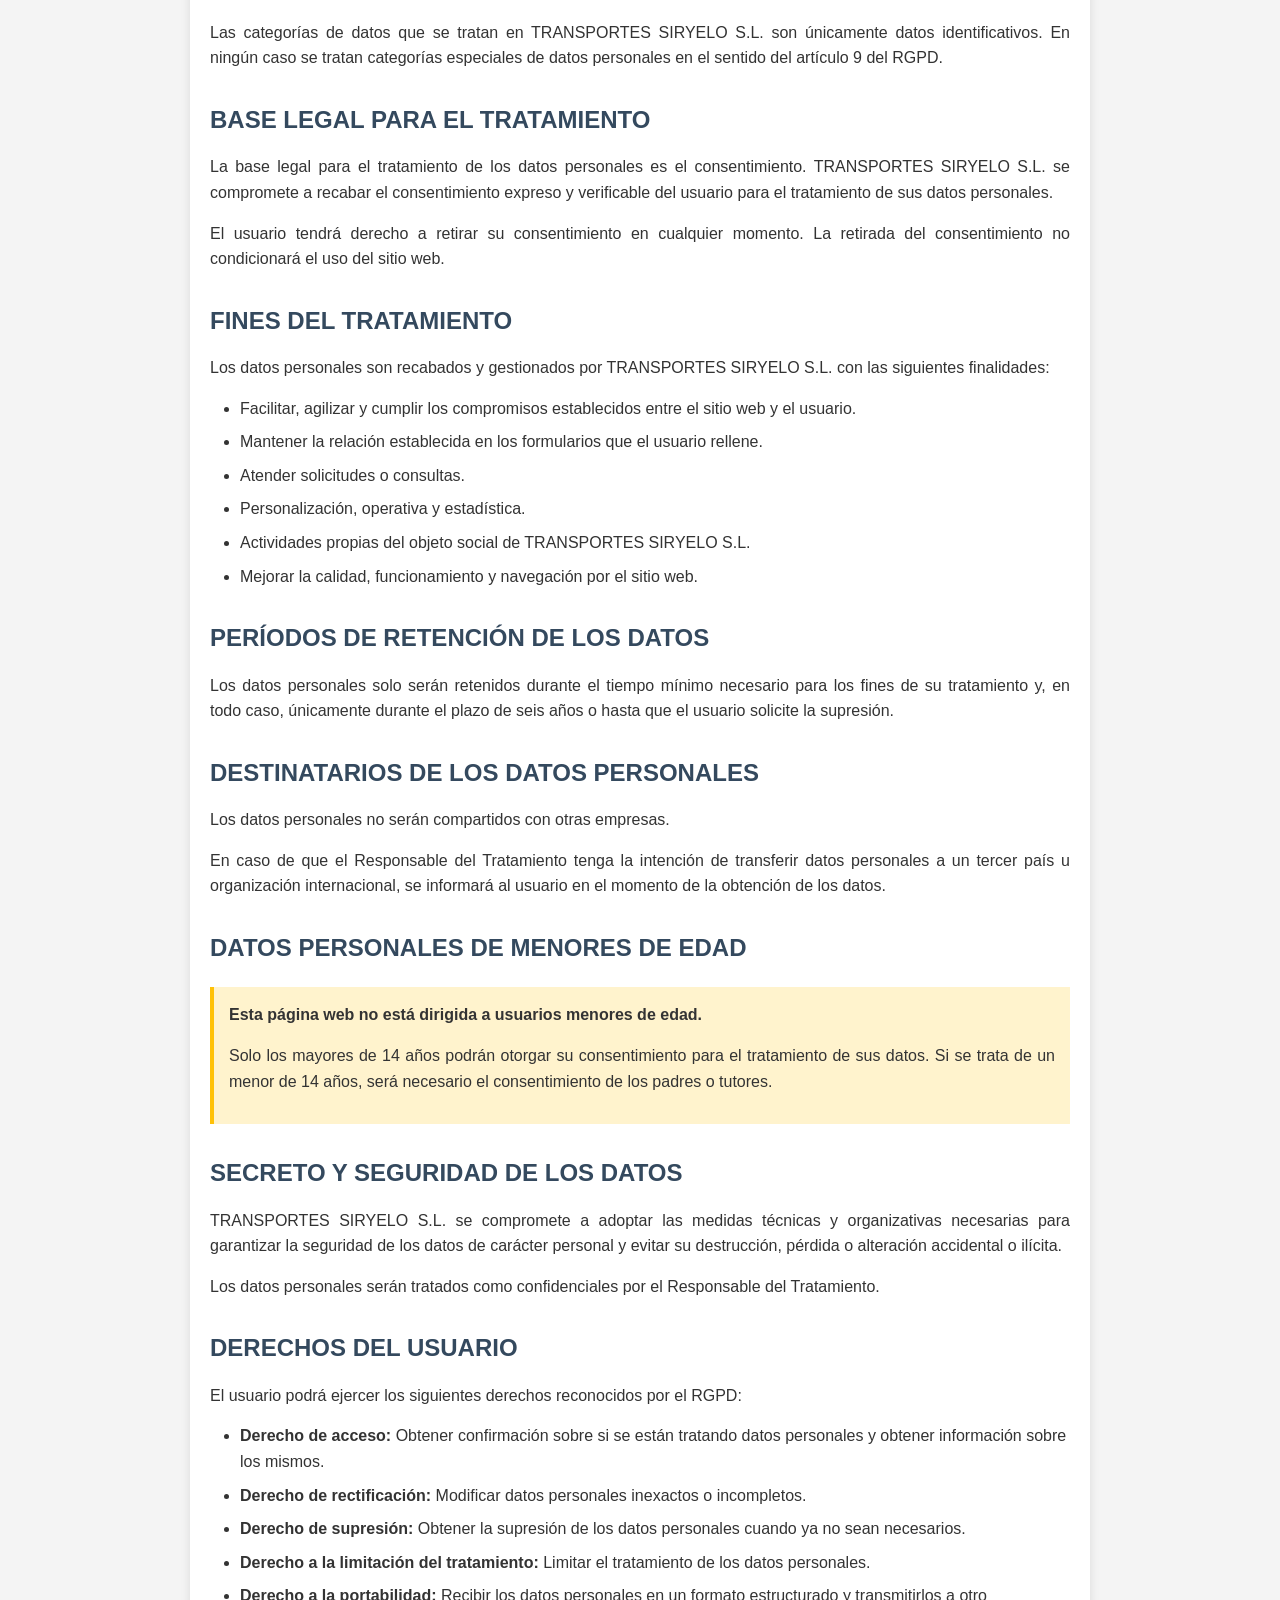
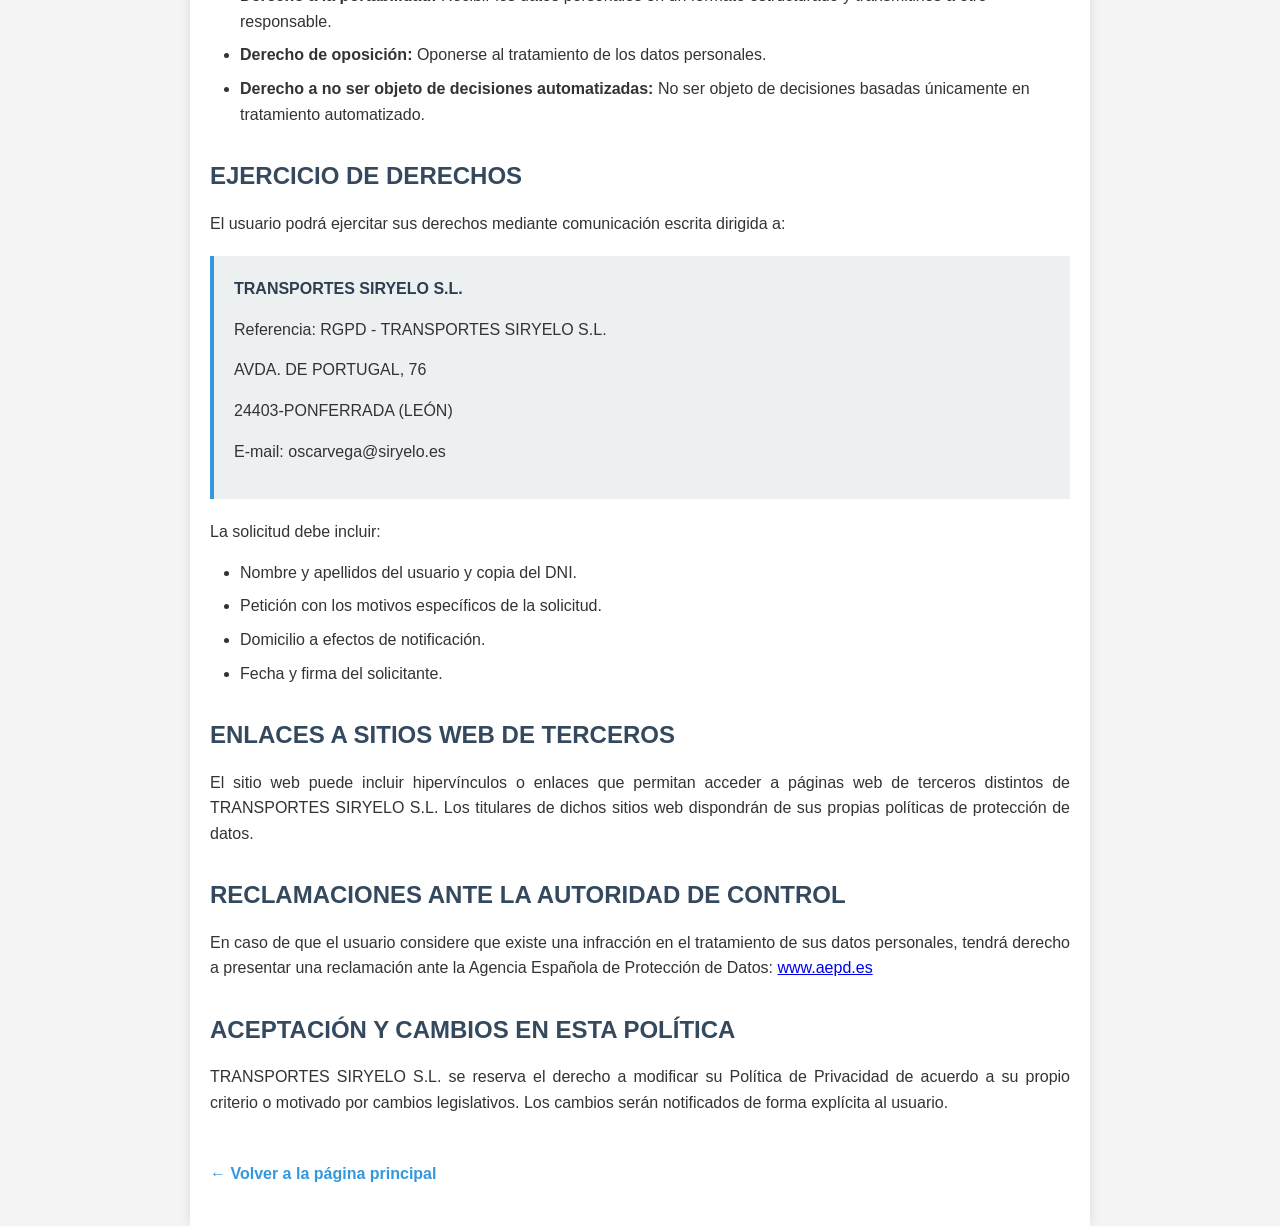
<file: legal/politica-privacidad.html>
<!DOCTYPE html>
<html lang="es">
<head>
    <meta charset="UTF-8">
    <meta name="viewport" content="width=device-width, initial-scale=1.0">
    <title>Política de Privacidad - Transportes SIRYELO</title>
    <style>
        * {
            margin: 0;
            padding: 0;
            box-sizing: border-box;
        }
        body {
            font-family: Arial, sans-serif;
            line-height: 1.6;
            color: #333;
            background-color: #f4f4f4;
        }
        .container {
            max-width: 900px;
            margin: 0 auto;
            padding: 40px 20px;
            background-color: white;
            box-shadow: 0 0 10px rgba(0,0,0,0.1);
        }
        h1 {
            color: #2c3e50;
            margin-bottom: 30px;
            border-bottom: 3px solid #3498db;
            padding-bottom: 10px;
        }
        h2 {
            color: #34495e;
            margin-top: 30px;
            margin-bottom: 15px;
        }
        h3 {
            color: #7f8c8d;
            margin-top: 20px;
            margin-bottom: 10px;
        }
        p {
            margin-bottom: 15px;
            text-align: justify;
        }
        ul {
            margin-left: 30px;
            margin-bottom: 15px;
        }
        li {
            margin-bottom: 8px;
        }
        .info-box {
            background-color: #ecf0f1;
            padding: 20px;
            margin: 20px 0;
            border-left: 4px solid #3498db;
        }
        .info-box strong {
            color: #2c3e50;
        }
        .back-link {
            display: inline-block;
            margin-top: 30px;
            color: #3498db;
            text-decoration: none;
            font-weight: bold;
        }
        .back-link:hover {
            text-decoration: underline;
        }
        .warning-box {
            background-color: #fff3cd;
            border-left: 4px solid #ffc107;
            padding: 15px;
            margin: 20px 0;
        }
    </style>
</head>
<body>
    <div class="container">
        <h1>POLÍTICA DE PRIVACIDAD Y PROTECCIÓN DE DATOS</h1>

        <div class="info-box">
            <p><strong>Responsable del Tratamiento:</strong></p>
            <p><strong>Empresa:</strong> TRANSPORTES SIRYELO S.L.</p>
            <p><strong>NIF:</strong> B24012551</p>
            <p><strong>Dirección:</strong> AVDA. DE PORTUGAL, 76</p>
            <p><strong>Localidad:</strong> 24403-PONFERRADA (LEÓN)</p>
            <p><strong>E-mail:</strong> oscarvega@siryelo.es</p>
            <p><strong>Última actualización:</strong> 12 de septiembre de 2024</p>
        </div>

        <h2>LEYES QUE INCORPORA ESTA POLÍTICA DE PRIVACIDAD</h2>
        <ul>
            <li>Ley Orgánica 3/2018 de 5 de diciembre de Protección de Datos Personales y garantía de los derechos digitales (LOPDGDD).</li>
            <li>Reglamento (UE) 2016/679 del Parlamento Europeo y del Consejo de 27 de abril de 2016, relativo a la protección de las personas físicas en lo que respecta al tratamiento de datos personales (RGPD).</li>
            <li>Ley 34/2002 de 11 de julio de servicios de la sociedad de información y comercio electrónico (LSSI-CE).</li>
        </ul>

        <h2>COMPROMISO DE PROTECCIÓN DE DATOS</h2>
        <p>TRANSPORTES SIRYELO S.L. se compromete a adoptar las medidas técnicas y organizativas necesarias, según el nivel de seguridad adecuado al riesgo de los datos recogidos.</p>

        <h2>REGISTRO DE DATOS DE CARÁCTER PERSONAL</h2>
        <p>Los datos personales recabados por TRANSPORTES SIRYELO S.L. mediante los formularios de sus páginas serán introducidos en un fichero automatizado bajo la responsabilidad del Responsable de Tratamiento, con la finalidad de poder facilitar, agilizar y cumplir los compromisos establecidos entre TRANSPORTES SIRYELO S.L. y el usuario, o para atender una solicitud o consulta.</p>

        <h2>PRINCIPIOS APLICABLES AL TRATAMIENTO DE DATOS PERSONALES</h2>
        <p>El tratamiento de los datos personales del usuario se someterá a los siguientes principios recogidos en el artículo 5 del RGPD:</p>
        <ul>
            <li><strong>Principio de licitud, lealtad y transparencia:</strong> Se requerirá en todo momento el consentimiento del usuario previa información completamente transparente de los fines para los cuales se recogen los datos personales.</li>
            <li><strong>Principio de limitación de la finalidad:</strong> Los datos personales serán recogidos con fines determinados, explícitos y legítimos.</li>
            <li><strong>Principio de minimización de datos:</strong> Los datos personales recogidos serán únicamente los estrictamente necesarios.</li>
            <li><strong>Principio de exactitud:</strong> Los datos personales deben ser exactos y estar siempre actualizados.</li>
            <li><strong>Principio de limitación del plazo de conservación:</strong> Los datos personales solo serán mantenidos durante el tiempo necesario para los fines de su tratamiento.</li>
            <li><strong>Principio de integridad y confidencialidad:</strong> Los datos personales serán tratados de manera que se garantice su seguridad y confidencialidad.</li>
            <li><strong>Principio de responsabilidad proactiva:</strong> El Responsable del Tratamiento será responsable de asegurar que los principios anteriores se cumplen.</li>
        </ul>

        <h2>CATEGORÍA DE DATOS PERSONALES</h2>
        <p>Las categorías de datos que se tratan en TRANSPORTES SIRYELO S.L. son únicamente datos identificativos. En ningún caso se tratan categorías especiales de datos personales en el sentido del artículo 9 del RGPD.</p>

        <h2>BASE LEGAL PARA EL TRATAMIENTO</h2>
        <p>La base legal para el tratamiento de los datos personales es el consentimiento. TRANSPORTES SIRYELO S.L. se compromete a recabar el consentimiento expreso y verificable del usuario para el tratamiento de sus datos personales.</p>
        <p>El usuario tendrá derecho a retirar su consentimiento en cualquier momento. La retirada del consentimiento no condicionará el uso del sitio web.</p>

        <h2>FINES DEL TRATAMIENTO</h2>
        <p>Los datos personales son recabados y gestionados por TRANSPORTES SIRYELO S.L. con las siguientes finalidades:</p>
        <ul>
            <li>Facilitar, agilizar y cumplir los compromisos establecidos entre el sitio web y el usuario.</li>
            <li>Mantener la relación establecida en los formularios que el usuario rellene.</li>
            <li>Atender solicitudes o consultas.</li>
            <li>Personalización, operativa y estadística.</li>
            <li>Actividades propias del objeto social de TRANSPORTES SIRYELO S.L.</li>
            <li>Mejorar la calidad, funcionamiento y navegación por el sitio web.</li>
        </ul>

        <h2>PERÍODOS DE RETENCIÓN DE LOS DATOS</h2>
        <p>Los datos personales solo serán retenidos durante el tiempo mínimo necesario para los fines de su tratamiento y, en todo caso, únicamente durante el plazo de seis años o hasta que el usuario solicite la supresión.</p>

        <h2>DESTINATARIOS DE LOS DATOS PERSONALES</h2>
        <p>Los datos personales no serán compartidos con otras empresas.</p>
        <p>En caso de que el Responsable del Tratamiento tenga la intención de transferir datos personales a un tercer país u organización internacional, se informará al usuario en el momento de la obtención de los datos.</p>

        <h2>DATOS PERSONALES DE MENORES DE EDAD</h2>
        <div class="warning-box">
            <p><strong>Esta página web no está dirigida a usuarios menores de edad.</strong></p>
            <p>Solo los mayores de 14 años podrán otorgar su consentimiento para el tratamiento de sus datos. Si se trata de un menor de 14 años, será necesario el consentimiento de los padres o tutores.</p>
        </div>

        <h2>SECRETO Y SEGURIDAD DE LOS DATOS</h2>
        <p>TRANSPORTES SIRYELO S.L. se compromete a adoptar las medidas técnicas y organizativas necesarias para garantizar la seguridad de los datos de carácter personal y evitar su destrucción, pérdida o alteración accidental o ilícita.</p>
        <p>Los datos personales serán tratados como confidenciales por el Responsable del Tratamiento.</p>

        <h2>DERECHOS DEL USUARIO</h2>
        <p>El usuario podrá ejercer los siguientes derechos reconocidos por el RGPD:</p>
        <ul>
            <li><strong>Derecho de acceso:</strong> Obtener confirmación sobre si se están tratando datos personales y obtener información sobre los mismos.</li>
            <li><strong>Derecho de rectificación:</strong> Modificar datos personales inexactos o incompletos.</li>
            <li><strong>Derecho de supresión:</strong> Obtener la supresión de los datos personales cuando ya no sean necesarios.</li>
            <li><strong>Derecho a la limitación del tratamiento:</strong> Limitar el tratamiento de los datos personales.</li>
            <li><strong>Derecho a la portabilidad:</strong> Recibir los datos personales en un formato estructurado y transmitirlos a otro responsable.</li>
            <li><strong>Derecho de oposición:</strong> Oponerse al tratamiento de los datos personales.</li>
            <li><strong>Derecho a no ser objeto de decisiones automatizadas:</strong> No ser objeto de decisiones basadas únicamente en tratamiento automatizado.</li>
        </ul>

        <h2>EJERCICIO DE DERECHOS</h2>
        <p>El usuario podrá ejercitar sus derechos mediante comunicación escrita dirigida a:</p>
        <div class="info-box">
            <p><strong>TRANSPORTES SIRYELO S.L.</strong></p>
            <p>Referencia: RGPD - TRANSPORTES SIRYELO S.L.</p>
            <p>AVDA. DE PORTUGAL, 76</p>
            <p>24403-PONFERRADA (LEÓN)</p>
            <p>E-mail: oscarvega@siryelo.es</p>
        </div>
        <p>La solicitud debe incluir:</p>
        <ul>
            <li>Nombre y apellidos del usuario y copia del DNI.</li>
            <li>Petición con los motivos específicos de la solicitud.</li>
            <li>Domicilio a efectos de notificación.</li>
            <li>Fecha y firma del solicitante.</li>
        </ul>

        <h2>ENLACES A SITIOS WEB DE TERCEROS</h2>
        <p>El sitio web puede incluir hipervínculos o enlaces que permitan acceder a páginas web de terceros distintos de TRANSPORTES SIRYELO S.L. Los titulares de dichos sitios web dispondrán de sus propias políticas de protección de datos.</p>

        <h2>RECLAMACIONES ANTE LA AUTORIDAD DE CONTROL</h2>
        <p>En caso de que el usuario considere que existe una infracción en el tratamiento de sus datos personales, tendrá derecho a presentar una reclamación ante la Agencia Española de Protección de Datos: <a href="https://www.aepd.es" target="_blank">www.aepd.es</a></p>

        <h2>ACEPTACIÓN Y CAMBIOS EN ESTA POLÍTICA</h2>
        <p>TRANSPORTES SIRYELO S.L. se reserva el derecho a modificar su Política de Privacidad de acuerdo a su propio criterio o motivado por cambios legislativos. Los cambios serán notificados de forma explícita al usuario.</p>

        <a href="../index.html" class="back-link">← Volver a la página principal</a>
    </div>
</body>
</html>
</file>
